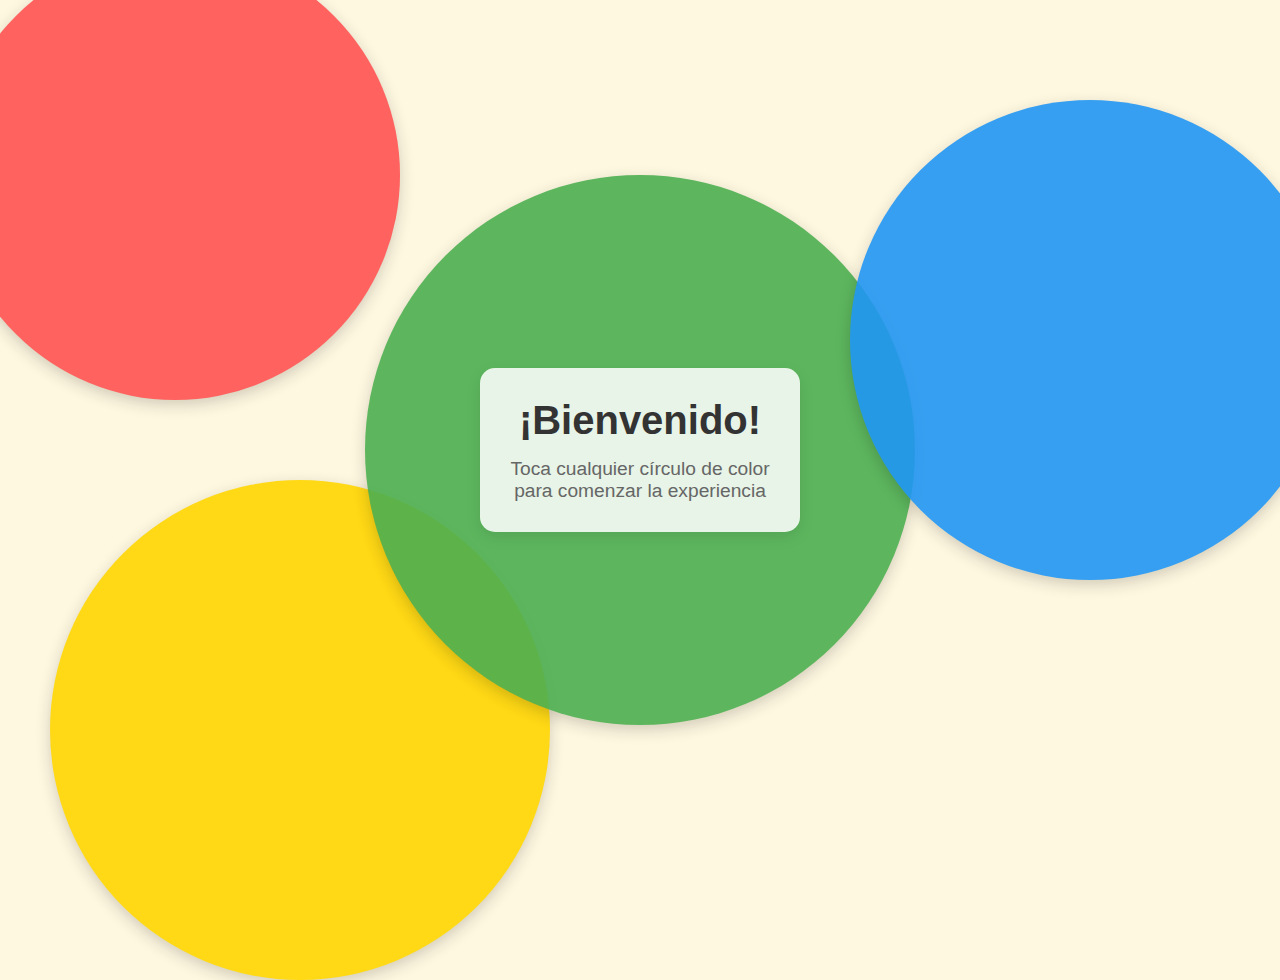
<file: index.html>
<!DOCTYPE html>
<html lang="es">
<head>
    <meta charset="UTF-8">
    <meta name="viewport" content="width=device-width, initial-scale=1.0">
    <title>Bienvenida</title>
    <link rel="stylesheet" href="css/style.css">
    <meta http-equiv="Cache-Control" content="no-cache, no-store, must-revalidate">
    <meta http-equiv="Pragma" content="no-cache">
    <meta http-equiv="Expires" content="0">
</head>
<body>
    <div class="container">
        <div class="circle red" data-color="red"></div>
        <div class="circle yellow" data-color="yellow"></div>
        <div class="circle green" data-color="green"></div>
        <div class="circle blue" data-color="blue"></div>
        
        <div class="text">
            <h1>¡Bienvenido!</h1>
            <p>Toca cualquier círculo de color<br>para comenzar la experiencia</p>
        </div>
    </div>
    <script src="js/Welcome.js"></script>
</body>
</html>
</file>
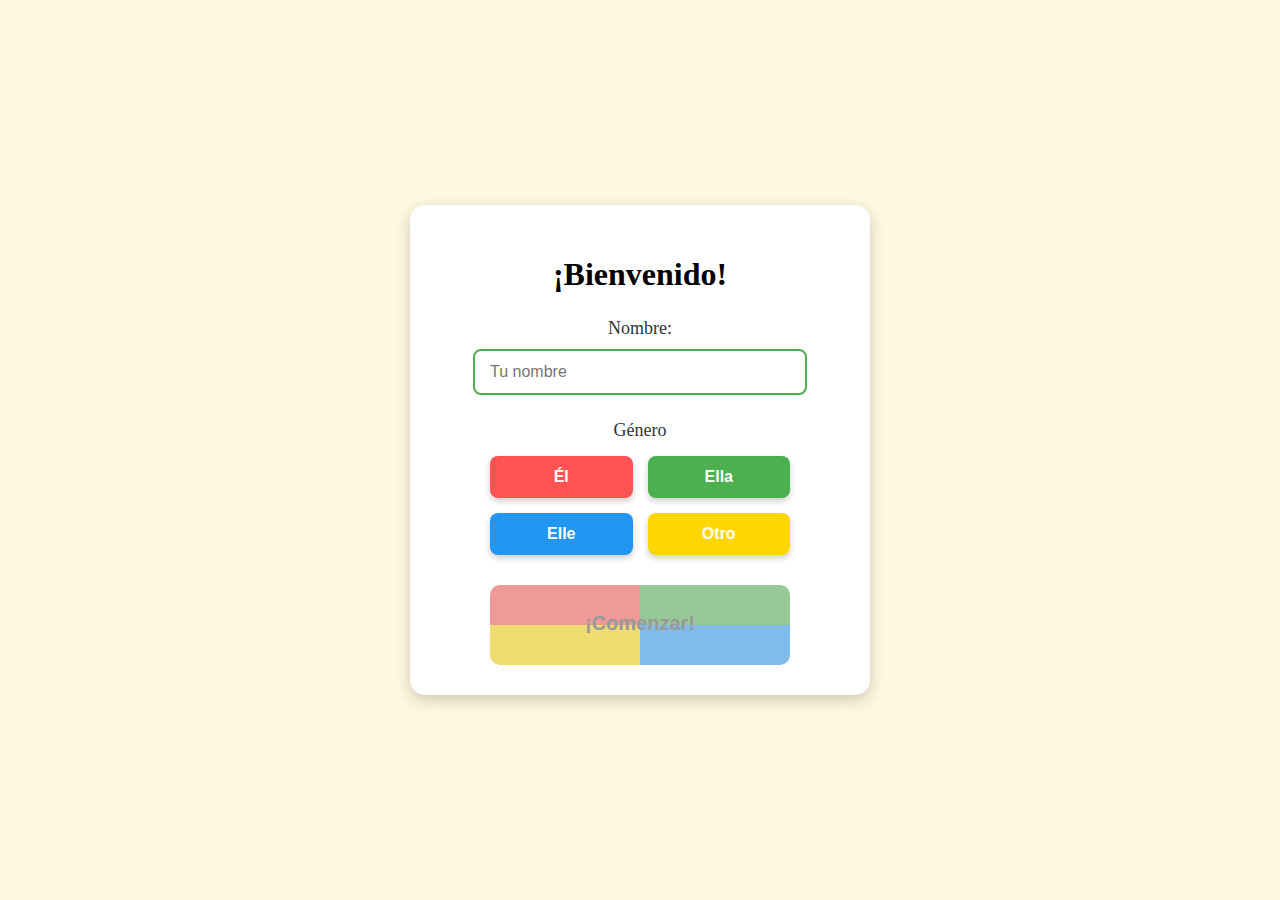
<file: final_results.html>
<!DOCTYPE html>
<html lang="es">
<head>
    <meta charset="UTF-8">
    <meta name="viewport" content="width=device-width, initial-scale=1.0">
    <title>Resultados Finales</title>
    <link rel="stylesheet" href="css/results.css">
</head>
<body>
    <div class="screen-container">
        <div class="content-box results-container">
            <h1>Tus Resultados</h1>
            
            <div class="player-info">
                <h2 id="player-name"></h2>
            </div>
            
            <div class="results-detail">
                <div class="game-result" id="flies-result">
                    <h3>Caza Moscas</h3>
                    <p class="score">Puntaje: <span id="flies-score">0</span></p>
                    <p id="flies-correct" class="correct"></p>
                </div>
                    
                <div class="game-result" id="sequence-result">
                    <h3>Secuencia</h3>
                    <p class="score">Puntaje: <span id="sequence-score"></span></p>
                    <p class="correct" id="sequence-correct"></p>
                </div>
                
                <div class="game-result" id="colors-result">
                    <h3>Colores</h3>
                    <p class="score">Puntaje: <span id="colors-score"></span></p>
                    <p class="correct" id="colors-correct"></p>
                </div>
            </div>

            <div class="final-result">
                <h2>Puntaje Total</h2>
                <p id="total-score">0</p>
                <p id="final-message"></p>
            </div>
            
            <div class="action-buttons">
                <button id="back-btn" class="action-btn red">Volver</button>
                <button id="share-btn" class="action-btn blue">Compartir</button>
            </div>
        </div>
    </div>

    <script src="js/Player.js"></script>
    <script src="js/Results.js"></script>
</body>
</html>
</file>
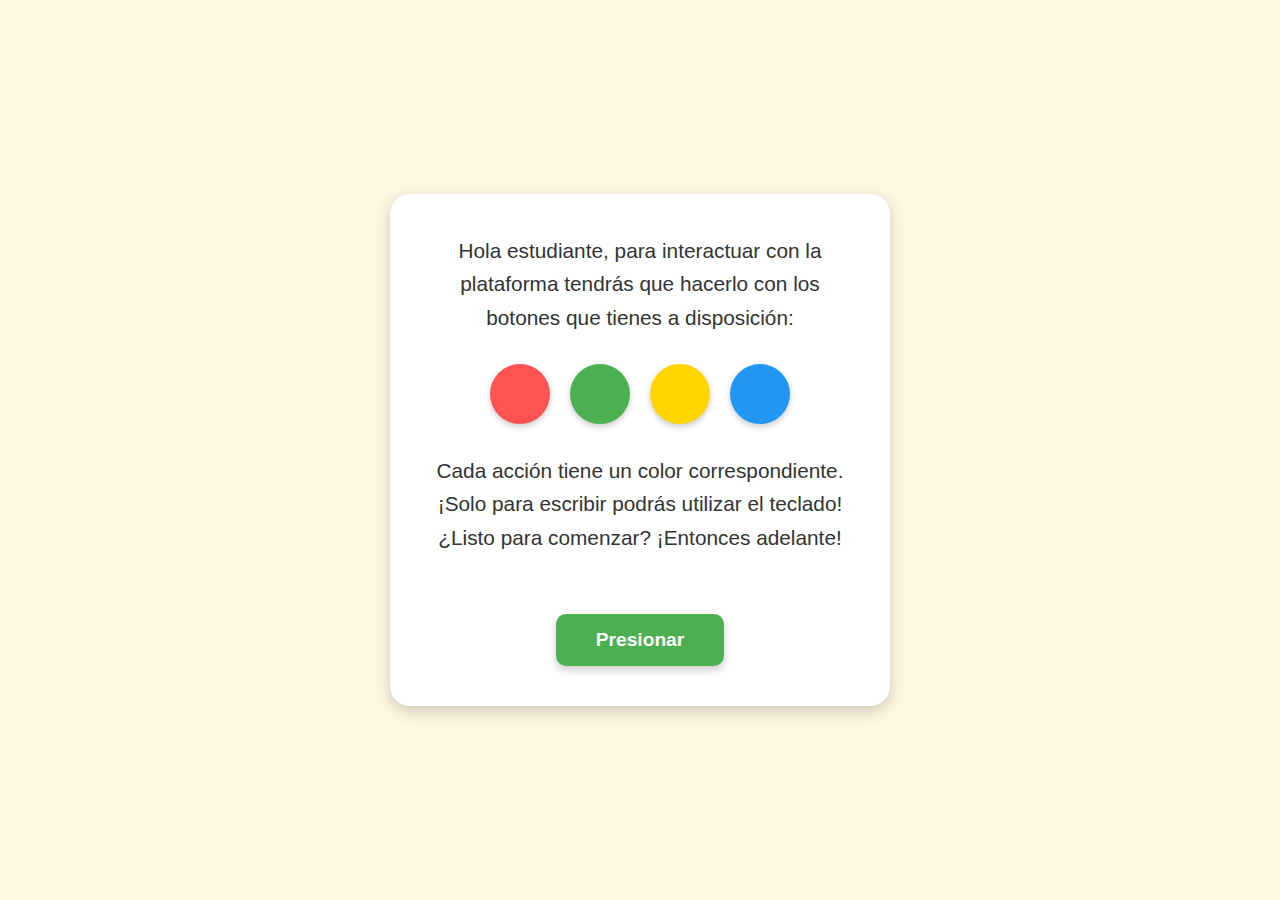
<file: instructions.html>
<!DOCTYPE html>
<html lang="es">
<head>
    <meta charset="UTF-8">
    <meta name="viewport" content="width=device-width, initial-scale=1.0">
    <title>Instrucciones</title>
    <link rel="stylesheet" href="css/instructions.css">
</head>
<body>
    <div class="instructions-container">
        <div class="instructions-message">
            <p>Hola estudiante, para interactuar con la plataforma tendrás que hacerlo con los botones que tienes a disposición:</p>
            
            <div class="color-circles">
                <div class="color-circle red"></div>
                <div class="color-circle green"></div>
                <div class="color-circle yellow"></div>
                <div class="color-circle blue"></div>
            </div>
            
            <p>Cada acción tiene un color correspondiente.</p>
            <p>¡Solo para escribir podrás utilizar el teclado!</p>
            <p>¿Listo para comenzar? ¡Entonces adelante!</p>
        </div>
        
        <button class="green-button" id="continue-btn">
            Presionar
        </button>
    </div>

    <script src="js/Instructions.js"></script>
</body>
</html>
</file>
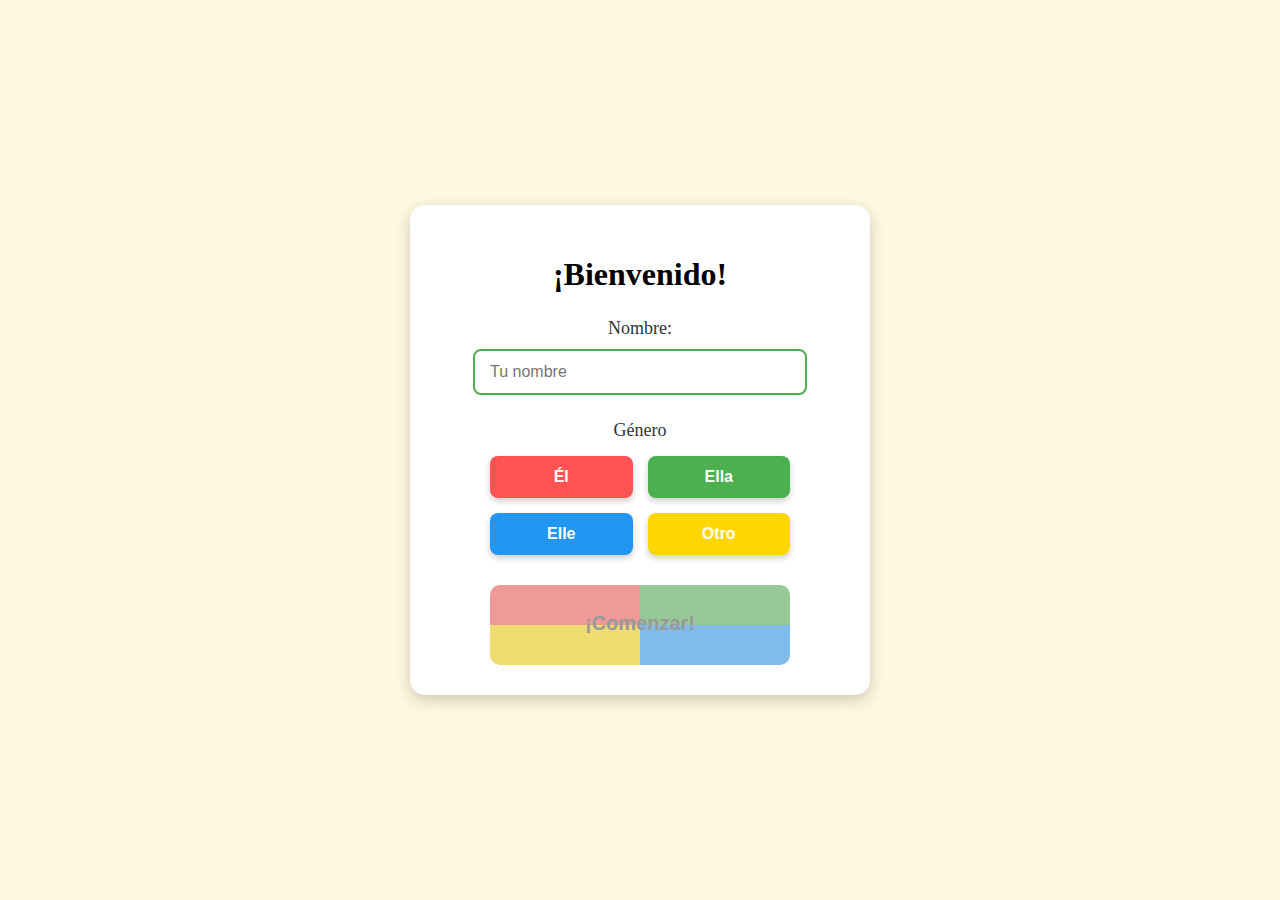
<file: registration.html>
<!DOCTYPE html>
<html lang="es">
<head>
    <meta charset="UTF-8">
    <meta name="viewport" content="width=device-width, initial-scale=1.0">
    <title>Registro</title>
    <link rel="stylesheet" href="css/registration.css">
</head>
<body class="screen-container">
    <div class="content-box">
        <h1>¡Bienvenido!</h1>
        
        <div class="form-group">
            <label for="name">Nombre:</label>
            <input type="text" id="name" placeholder="Tu nombre" autofocus>
        </div>
        
        <div class="form-group">
            <label>Género</label>
            <div class="options">
                <button class="color-btn red" data-gender="el" data-key="1">Él</button>
                <button class="color-btn green" data-gender="ella" data-key="2">Ella</button>
                <button class="color-btn blue" data-gender="elle" data-key="3">Elle</button>
                <button class="color-btn yellow" data-gender="otro" data-key="4">Otro</button>
            </div>
        </div>
        
        <button id="start-btn" disabled>
            <span class="btn-text">¡Comenzar!</span>
        </button>
    </div>

    <script src="js/Player.js"></script>
    <script src="js/Registration.js"></script>
</body>
</html>
</file>
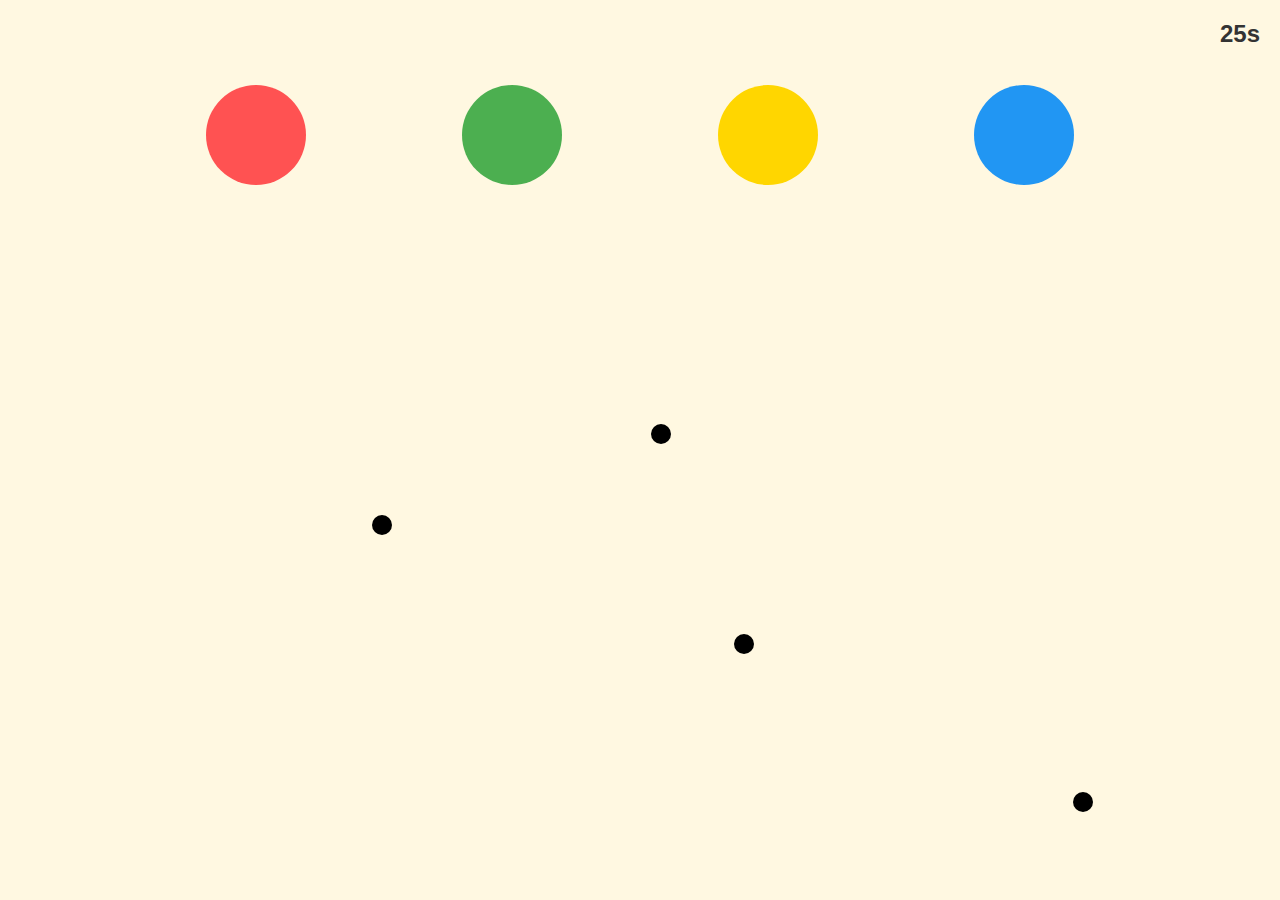
<file: games/flies/flies_game.html>
<!DOCTYPE html>
<html lang="es">
<head>
    <meta charset="UTF-8">
    <meta name="viewport" content="width=device-width, initial-scale=1.0">
    <title>Juego de Observación</title>
    <link rel="stylesheet" href="../../css/flies.css">
    <meta http-equiv="Cache-Control" content="no-cache, no-store, must-revalidate">
    <meta http-equiv="Pragma" content="no-cache">
    <meta http-equiv="Expires" content="0">
</head> 
<body>
    <div id="game-container">
        <div id="targets-container"></div>
        <div id="timer"></div>
    </div>

    <script src="../../js/games/flies/Target.js"></script>
    <script src="../../js/games/flies/Fly.js"></script>
    <script src="../../js/games/flies/Game.js"></script>
    <script src="../../js/games/flies/main.js"></script>
</body>
</html>
</file>
<file: css/style.css>
/* Estilos generales */
* {
    margin: 0;
    padding: 0;
    box-sizing: border-box;
}

body {
    width: 100vw;
    height: 100vh;
    display: flex;
    justify-content: center;
    align-items: center;
    background: #FFF8E1; /* Fondo crema claro como en registro.css */
    overflow: hidden;
    font-family: Arial, sans-serif;
}

.container {
    position: relative;
    width: 100%;
    height: 100%;
    display: flex;
    justify-content: center;
    align-items: center;
}

/* Círculos de colores con estilo del proyecto */
.circle {
    position: absolute;
    border-radius: 50%;
    opacity: 0.9;
    cursor: pointer;
    transition: all 0.3s ease;
    box-shadow: 0 5px 15px rgba(0,0,0,0.2);
}

.circle:hover {
    transform: scale(1.05);
    box-shadow: 0 8px 20px rgba(0,0,0,0.3);
}

.circle:active {
    transform: scale(0.95);
}

.red {
    background-color: #FF5252; /* Rojo del proyecto */
    width: 450px;
    height: 450px;
    top: -50px;
    left: -50px;
}

.yellow {
    background-color: #FFD600; /* Amarillo del proyecto */
    width: 500px;
    height: 500px;
    bottom: -80px;
    left: 50px;
}

.green {
    background-color: #4CAF50; /* Verde del proyecto */
    width: 550px;
    height: 550px;
    display: flex;
    justify-content: center;
    align-items: center;
}

.blue {
    background-color: #2196F3; /* Azul del proyecto */
    width: 480px;
    height: 480px;
    right: -50px;
    top: 100px;
}

/* Texto central */
.text {
    position: absolute;
    text-align: center;
    color: #333; /* Color de texto oscuro */
    z-index: 10;
    background-color: rgba(255, 255, 255, 0.85);
    padding: 30px;
    border-radius: 15px;
    box-shadow: 0 5px 15px rgba(0,0,0,0.1);
    max-width: 80%;
}

.text h1 {
    font-size: 2.5em;
    margin-bottom: 15px;
    color: #333;
}

.text p {
    font-size: 1.2em;
    color: #666;
}

/* Instrucciones */
.instructions {
    position: absolute;
    bottom: 30px;
    width: 100%;
    text-align: center;
    color: #666;
    font-size: 0.9em;
    z-index: 10;
}
</file>
<file: css/results.css>
/* ==================== */
/* ESTILOS BASE */
/* ==================== */
body {
    margin: 0;
    padding: 0;
    font-family: Arial, sans-serif;
    background: #FFF8E1; /* Fondo crema claro */
}

/* Contenedor principal */
.screen-container {
    display: flex;
    justify-content: center;
    align-items: center;
    min-height: 100vh;
    padding: 20px;
}

/* Caja de contenido */
.content-box {
    background: white;
    padding: 30px;
    border-radius: 15px;
    box-shadow: 0 5px 15px rgba(0,0,0,0.2);
    width: 90%;
    max-width: 800px;
}

/* ==================== */
/* ESTILOS DE RESULTADOS */
/* ==================== */
.results-container {
    text-align: center;
}

.player-info {
    margin-bottom: 30px;
}

.player-info h2 {
    color: #2196F3; /* Azul */
    margin-bottom: 5px;
    font-size: 28px;
}

/* Grid de resultados */
.results-detail {
    display: grid;
    grid-template-columns: repeat(auto-fit, minmax(250px, 1fr));
    gap: 20px;
    margin: 30px 0;
}

/* Tarjeta de resultado por juego */
.game-result {
    background: rgba(255, 255, 255, 0.9);
    padding: 15px;
    border-radius: 10px;
    box-shadow: 0 3px 10px rgba(0,0,0,0.1);
}

.game-result h3 {
    color: #333;
    margin-top: 0;
    border-bottom: 1px solid #eee;
    padding-bottom: 10px;
}

.score {
    font-weight: bold;
    font-size: 18px;
    margin: 10px 0;
}

.correct {
    font-style: italic;
    margin: 5px 0;
}

/* Resultado final */
.final-result {
    text-align: center;
    margin: 30px 0;
    padding: 20px;
    background: #FFF8E1;
    border-radius: 10px;
}

.final-result h2 {
    color: #FF9800; /* Naranja */
    margin-bottom: 10px;
    font-size: 24px;
}

#total-score {
    font-size: 32px;
    font-weight: bold;
    color: #2196F3; /* Azul */
    margin: 10px 0;
}

#final-message {
    font-size: 18px;
    color: #333;
    margin-top: 15px;
}

/* ==================== */
/* BOTONES DE ACCIÓN */
/* ==================== */
.action-buttons {
    display: flex;
    justify-content: center;
    gap: 15px;
    margin-top: 30px;
}

.action-btn {
    display: inline-block;
    color: white;
    padding: 12px 25px;
    border: none;
    border-radius: 5px;
    text-decoration: none;
    font-size: 18px;
    font-weight: bold;
    cursor: pointer;
    transition: all 0.3s;
    box-shadow: 0 2px 5px rgba(0,0,0,0.2);
}

/* Efecto hover para todos los botones */
.action-btn:hover {
    transform: translateY(-2px);
    box-shadow: 0 4px 8px rgba(0,0,0,0.2);
}

/* Botón rojo (Volver) */
.action-btn.red {
    background: #FF5252; /* Rojo */
}

.action-btn.red:hover {
    background: #e53935; /* Rojo oscuro */
}

/* Botón azul (Compartir) */
.action-btn.blue {
    background: #2196F3; /* Azul */
}

.action-btn.blue:hover {
    background: #1976D2; /* Azul oscuro */
}

/* Efecto al presionar */
.action-btn:active, 
.action-btn.pressed {
    transform: scale(0.95) !important;
    box-shadow: inset 0 0 10px rgba(0,0,0,0.3) !important;
    transition: all 0.1s ease;
}

/* ==================== */
/* ESTADOS DE RESULTADO */
/* ==================== */
.success {
    color: #4CAF50; /* Verde */
}

.error {
    color: #FF5252; /* Rojo */
}
</file>
<file: css/instructions.css>
/* Estilos generales */
* {
    margin: 0;
    padding: 0;
    box-sizing: border-box;
    font-family: Arial, sans-serif;
}

body {
    width: 100vw;
    height: 100vh;
    display: flex;
    justify-content: center;
    align-items: center;
    background: #FFF8E1;
    overflow: hidden;
}

.instructions-container {
    background: white;
    padding: 40px;
    border-radius: 20px;
    box-shadow: 0 5px 15px rgba(0,0,0,0.2);
    width: 90%;
    max-width: 500px;
    text-align: center;
    position: relative;
}

.instructions-message {
    color: #333;
    font-size: 1.3em;
    line-height: 1.6;
    margin-bottom: 40px;
}

/* Círculos de colores */
.color-circles {
    display: flex;
    justify-content: center;
    gap: 20px;
    margin: 30px 0;
}

.color-circle {
    width: 60px;
    height: 60px;
    border-radius: 50%;
    box-shadow: 0 3px 6px rgba(0,0,0,0.2);
    transition: all 0.3s;
}

.color-circle:hover {
    transform: scale(1.1);
}

.red { background: #FF5252; }
.green { background: #4CAF50; }
.yellow { background: #FFD600; }
.blue { background: #2196F3; }

/* Botón verde */
.green-button {
    background: #4CAF50;
    color: white;
    border: none;
    padding: 15px 40px;
    font-size: 1.2em;
    border-radius: 10px;
    cursor: pointer;
    transition: all 0.3s;
    box-shadow: 0 4px 8px rgba(0,0,0,0.2);
    margin-top: 20px;
    font-weight: bold;
}

.green-button:hover {
    background: #45a049;
    transform: translateY(-3px);
    box-shadow: 0 6px 12px rgba(0,0,0,0.3);
}

.green-button:active {
    transform: translateY(1px);
    box-shadow: 0 2px 4px rgba(0,0,0,0.2);
}
</file>
<file: css/registration.css>
/* Estilos específicos para la pantalla de registro */
.screen-container {
    display: flex;
    justify-content: center;
    align-items: center;
    min-height: 100vh;
    background: #FFF8E1;
    margin: 0;
    padding: 20px;
    box-sizing: border-box;
}

.content-box {
    background: white;
    padding: 30px;
    border-radius: 15px;
    box-shadow: 0 5px 15px rgba(0,0,0,0.2);
    text-align: center;
    width: 100%;
    max-width: 400px;
}

.form-group {
    margin: 25px 0;
}

.form-group label {
    display: block;
    margin-bottom: 10px;
    font-size: 18px;
    color: #333;
}

.form-group input {
    padding: 12px 15px;
    font-size: 16px;
    border: 2px solid #ddd;
    border-radius: 8px;
    width: 80%;
    max-width: 300px;
    transition: border-color 0.3s;
    margin: 0 auto;
    display: block;
}

.form-group input:focus {
    border-color: #4CAF50;
    outline: none;
}

.options {
    display: grid;
    grid-template-columns: repeat(2, 1fr);
    gap: 15px;
    margin-top: 15px;
    width: 80%;
    max-width: 300px;
    margin-left: auto;
    margin-right: auto;
}

.color-btn {
    padding: 12px;
    border: none;
    border-radius: 8px;
    color: white;
    font-weight: bold;
    cursor: pointer;
    transition: all 0.3s;
    font-size: 16px;
    box-shadow: 0 3px 6px rgba(0,0,0,0.2);
    width: 100%;
}

.color-btn:hover {
    transform: translateY(-2px);
    box-shadow: 0 5px 10px rgba(0,0,0,0.3);
}

.color-btn:disabled {
    opacity: 0.6 !important;
    transform: none !important;
    box-shadow: none !important;
    cursor: not-allowed !important;
}

.color-btn.red { background: #FF5252; }
.color-btn.green { background: #4CAF50; }
.color-btn.blue { background: #2196F3; }
.color-btn.yellow { background: #FFD600; }

/* Botón Comenzar con distribución rectangular perfecta */
#start-btn {
    position: relative;
    padding: 0;
    font-size: 18px;
    color: #333;
    background: transparent;
    border: none;
    border-radius: 10px;
    box-shadow: 0 4px 8px rgba(0,0,0,0.1);
    cursor: pointer;
    overflow: hidden;
    transition: all 0.3s ease;
    z-index: 1;
    margin: 30px auto 0;
    width: 80%;
    max-width: 300px;
    height: 80px;
    display: flex;
    flex-direction: column;
    justify-content: center;
    align-items: center;
}

/* Distribución rectangular 2x2 */
#start-btn::before {
    content: '';
    position: absolute;
    width: 100%;
    height: 100%;
    top: 0;
    left: 0;
    background: 
        /* Fila superior */
        linear-gradient(to right, 
            #FF5252 0%, #FF5252 50%, 
            #4CAF50 50%, #4CAF50 100%),
        /* Fila inferior */
        linear-gradient(to right, 
            #FFD600 0%, #FFD600 50%, 
            #2196F3 50%, #2196F3 100%);
    background-size: 100% 50%;
    background-repeat: no-repeat;
    background-position: 
        0 0,    /* Fila superior */
        0 100%; /* Fila inferior */
    z-index: -1;
    border-radius: 8px;
}

/* Texto del botón centrado */
.btn-text {
    font-weight: bold;
    font-size: 20px;
    margin-bottom: 4px;
    text-align: center;
    width: 100%;
}

.btn-subtext {
    font-size: 14px;
    text-align: center;
    width: 100%;
}

/* Efecto hover */
#start-btn:hover:not(:disabled) {
    transform: translateY(-3px);
    box-shadow: 0 6px 12px rgba(0,0,0,0.15);
}

/* Efecto al presionar */
#start-btn:active:not(:disabled) {
    transform: translateY(1px);
}

/* Estilo deshabilitado */
#start-btn:disabled {
    background: #e0e0e0;
    color: #999;
    cursor: not-allowed;
    box-shadow: none;
    transform: none;
}

#start-btn:disabled::before {
    opacity: 0.5;
}

/* Estilos para estado bloqueado */
.gender-locked {
    pointer-events: none;
}

#name:disabled {
    background-color: transparent;
    border: 2px solid #4CAF50;
}

.selected {
    transform: scale(1.05);
    box-shadow: 0 0 0 3px rgba(0,0,0,0.1);
}

/* Estilo para la combinación activa */
.color-btn.combo-active {
    transform: scale(0.95);
    box-shadow: inset 0 0 15px rgba(0,0,0,0.7);
    filter: brightness(1.2);
}

/* Efecto cuando se activa */
#start-btn.active-combo {
    animation: pulse 0.5s;
}

@keyframes pulse {
    0% { transform: scale(1); }
    50% { transform: scale(1.05); }
    100% { transform: scale(1); }
}

[data-gender] {
    pointer-events: none; /* Bloquea interacción por mouse */
    cursor: default !important; /* Oculta el cursor de mano */
    transition: opacity 0.3s; /* Para el efecto visual */
}

.combo-active {
    transform: scale(0.95);
    box-shadow: inset 0 0 10px rgba(0,0,0,0.3);
}
</file>
<file: css/flies.css>
/* ==================== */
/* ESTILOS BASE GENERALES */
/* ==================== */
body {
    margin: 0;
    padding: 0;
    font-family: Arial, sans-serif;
}

/* ==================== */
/* LAYOUTS PRINCIPALES */
/* ==================== */
.screen-container {
    display: flex;
    justify-content: center;
    align-items: center;
    height: 100vh;
    background: #FFF8E1;
}

.content-box {
    background: white;
    padding: 30px;
    border-radius: 15px;
    box-shadow: 0 5px 15px rgba(0,0,0,0.2);
    text-align: center;
    width: 80%;
    max-width: 500px;
}

#game-container {
    position: relative;
    width: 100vw;
    height: 100vh;
    background: #FFF8E1;
    overflow: hidden;
}

/* ==================== */
/* COMPONENTES DE FORMULARIO */
/* ==================== */
.form-group {
    margin: 20px 0;
    text-align: center;
}

.form-group label {
    display: block;
    margin-bottom: 10px;
    font-size: 18px;
    color: #333;
}

.form-group input {
    padding: 10px 15px;
    font-size: 16px;
    border-radius: 5px;
    border: 1px solid #ddd;
    width: 80%;
    max-width: 300px;
}

/* ==================== */
/* COMPONENTES DE JUEGO */
/* ==================== */
.target {
    position: absolute;
    width: 100px;
    height: 100px;
    border-radius: 50%;
    transform: translate(-50%, -50%);
    display: flex;
    justify-content: center;
    align-items: center;
    z-index: 11;
}

.fly {
    position: absolute;
    width: 20px;
    height: 20px;
    background: black;
    border-radius: 50%;
    z-index: 10;
}

#timer {
    position: absolute;
    top: 20px;
    right: 20px;
    font-size: 24px;
    font-weight: bold;
    color: #333;
}

/* ==================== */
/* BOTONES Y CONTROLES */
/* ==================== */
.action-buttons {
    display: flex;
    justify-content: center;
    gap: 15px;
    margin-top: 20px;
}

.options {
    display: flex;
    justify-content: center;
    gap: 15px;
    margin: 30px 0;
}

/* Botones base */
.btn-action {
    display: inline-block;
    background: #4CAF50;
    color: white;
    padding: 12px 25px;
    margin: 20px 5px 0;
    border-radius: 5px;
    text-decoration: none;
    font-size: 18px;
    font-weight: bold;
    transition: all .3s;
    box-shadow: 0 2px 5px rgba(0,0,0,0.2);
    cursor: default;
}

.color-btn {
    width: 70px;
    height: 70px;
    border-radius: 50%;
    box-shadow: 0 3px 6px rgba(0,0,0,0.2);
    transition: all 0.3s;
}

/* Estados de botones */
.btn-action:hover {
    background: #45a049;
    transform: translateY(-2px);
    box-shadow: 0 4px 8px rgba(0,0,0,0.2);
}

.color-btn:hover {
    transform: scale(1.1);
    box-shadow: 0 5px 15px rgba(0,0,0,0.3);
}

.btn-action:active,
.btn-action.pressed {
    transform: scale(0.95) !important;
    box-shadow: inset 0 0 10px rgba(0,0,0,0.3) !important;
    transition: all 0.1s ease;
}

.color-btn.selected {
    transform: scale(1.1);
    box-shadow: 0 0 15px rgba(0,0,0,0.4);
    opacity: 1 !important;
}

.color-btn.correct {
    box-shadow: 0 0 20px rgba(76, 175, 80, 0.7);
}

.color-btn.incorrect {
    box-shadow: 0 0 20px rgba(255, 82, 82, 0.7);
}

/* ==================== */
/* PALETA DE COLORES */
/* ==================== */
/* Rojo */
.target.red, 
.color-btn.red, 
.key.red, 
.btn-action.red {
    background: #FF5252;
}

.btn-action.red:hover {
    background: #e53935;
}

.btn-action.red:active,
.btn-action.red.pressed {
    background: #e53935 !important;
}

/* Verde */
.target.green, 
.color-btn.green, 
.key.green, 
.btn-action.green {
    background: #4CAF50;
}

.btn-action.green:hover {
    background: #43A047;
}

.btn-action.green:active,
.btn-action.green.pressed {
    background: #43A047 !important;
}

/* Amarillo */
.target.yellow, 
.color-btn.yellow, 
.key.yellow {
    background: #FFD600;
}

/* Azul */
.target.blue, 
.color-btn.blue, 
.key.blue {
    background: #2196F3;
}

/* ==================== */
/* COMPONENTES DE INTERFAZ */
/* ==================== */
#key-instructions {
    position: absolute;
    bottom: 20px;
    left: 0;
    right: 0;
    text-align: center;
    font-size: 18px;
    color: #333;
    background: rgba(255, 255, 255, 0.7);
    padding: 10px;
    border-radius: 5px;
    margin: 0 auto;
    width: 80%;
    max-width: 500px;
}

.key {
    display: inline-block;
    color: white;
    width: 30px;
    height: 30px;
    border-radius: 50%;
    text-align: center;
    line-height: 30px;
    margin: 0 5px;
    font-weight: bold;
}

.final-instructions {
    margin: 20px 0;
    font-size: 20px;
    text-align: center;
}

.tie-message {
    color: #FF9800;
    font-weight: bold;
    margin: 10px 0;
}

/* ==================== */
/* CLASES UTILITARIAS */
/* ==================== */
.success { color: green; }
.error { color: red; }
</file>
